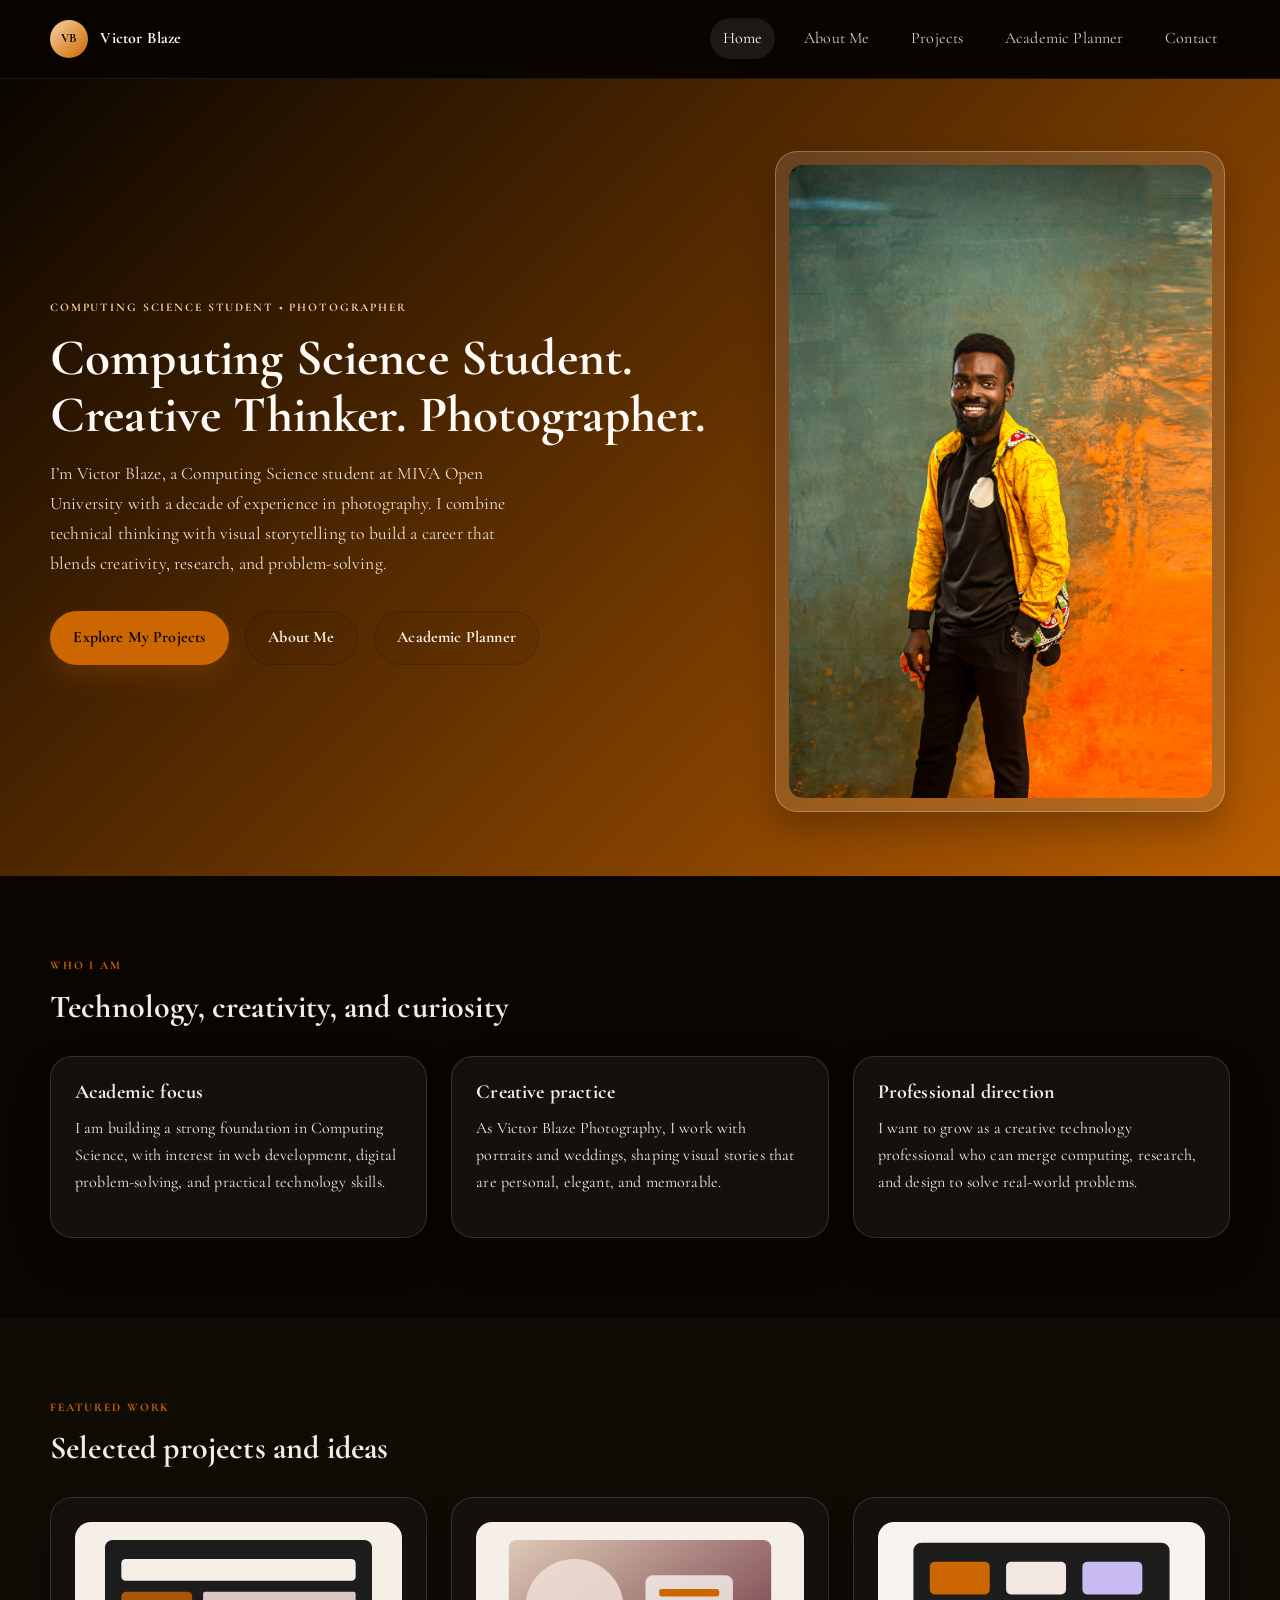
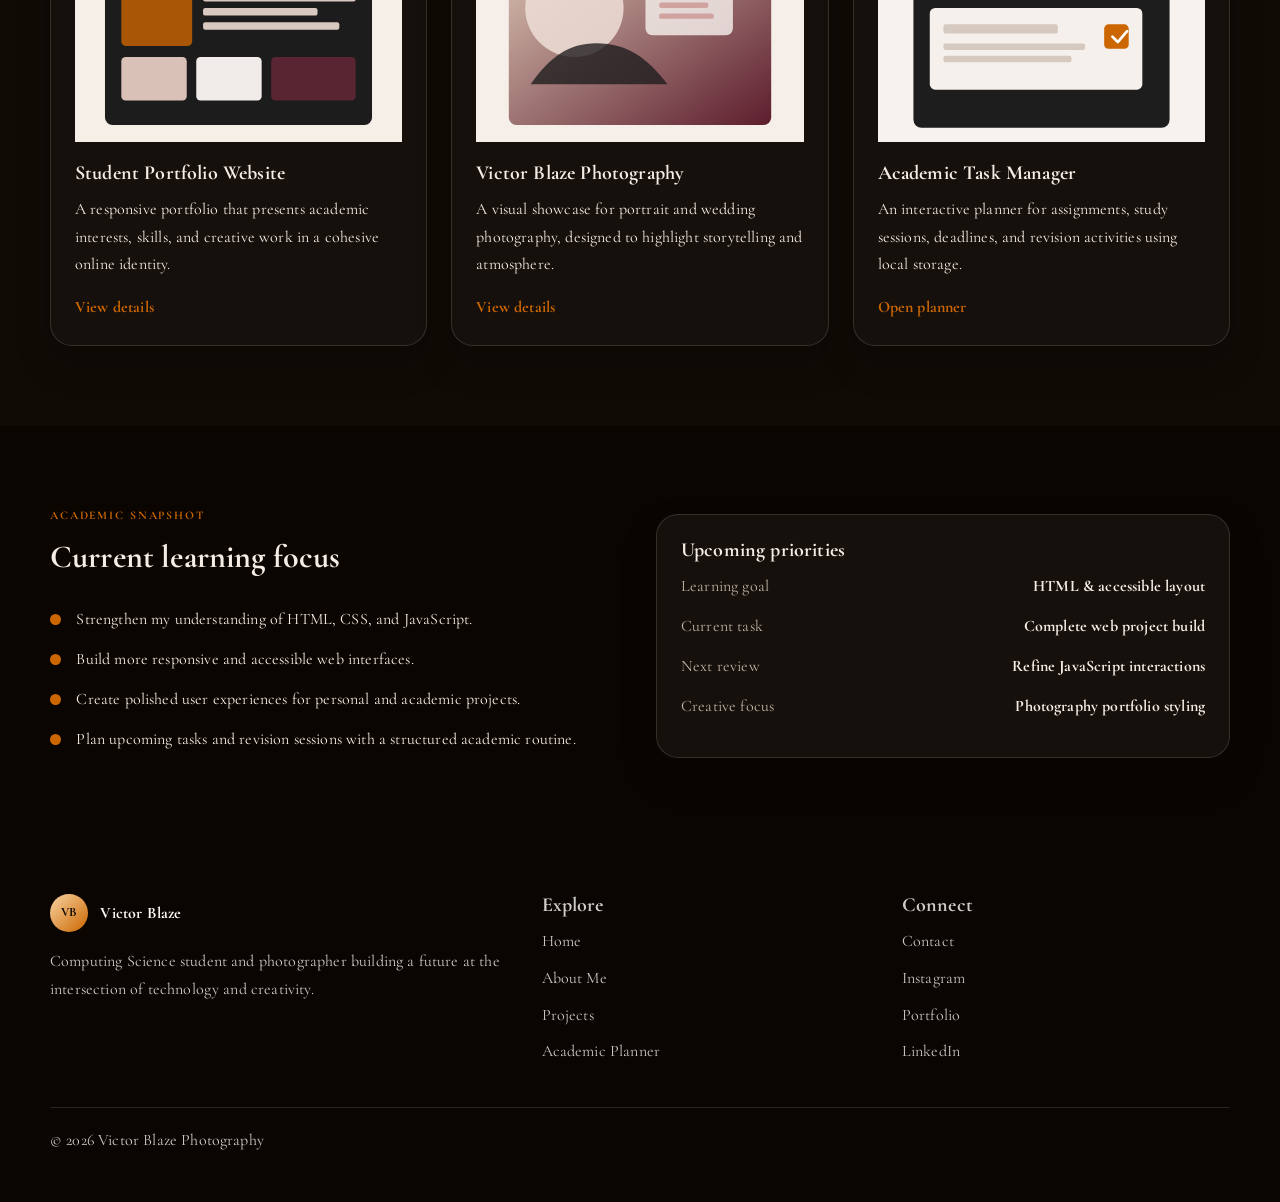
<file: index.html>
<!DOCTYPE html>
<html lang="en">
  <head>
    <meta charset="UTF-8" />
    <meta name="viewport" content="width=device-width, initial-scale=1.0" />
    <meta
      name="description"
      content="Victor Blaze is a Computing Science student and creative photographer blending technology, research, and visual storytelling."
    />
    <title>Victor Blaze | Home</title>
    <link rel="stylesheet" href="css/style.css" />
  </head>
  <body>
    <header class="site-header">
      <div class="container nav-wrap">
        <a class="brand" href="index.html" aria-label="Victor Blaze home page">
          <span class="brand-mark">VB</span>
          <span>Victor Blaze</span>
        </a>

        <button
          class="nav-toggle"
          type="button"
          aria-expanded="false"
          aria-controls="site-menu"
          aria-label="Toggle navigation menu"
        >
          <span></span>
          <span></span>
          <span></span>
        </button>

        <nav class="site-nav" id="site-menu" aria-label="Main navigation">
          <ul class="nav-menu">
            <li><a class="is-active" href="index.html">Home</a></li>
            <li><a href="about.html">About Me</a></li>
            <li><a href="projects.html">Projects</a></li>
            <li><a href="planner.html">Academic Planner</a></li>
            <li><a href="contact.html">Contact</a></li>
          </ul>
        </nav>
      </div>
    </header>

    <main>
      <section class="hero">
        <div class="container hero-grid">
          <div class="hero-copy">
            <p class="eyebrow">Computing Science Student • Photographer</p>
            <h1>Computing Science Student. Creative Thinker. Photographer.</h1>
            <p class="lead">
              I’m Victor Blaze, a Computing Science student at MIVA Open University with a
              decade of experience in photography. I combine technical thinking with visual
              storytelling to build a career that blends creativity, research, and problem-solving.
            </p>
            <div class="cta-group">
              <a class="button primary" href="projects.html">Explore My Projects</a>
              <a class="button secondary" href="about.html">About Me</a>
              <a class="button secondary" href="planner.html">Academic Planner</a>
            </div>
          </div>

          <div class="hero-visual" aria-label="Portrait placeholder illustration for Victor Blaze">
            <div class="portrait-card">
              <img src="assets/images/Me.jpg" alt="Portrait illustration of Victor Blaze" />
            </div>
          </div>
        </div>
      </section>

      <section class="section">
        <div class="container">
          <div class="section-heading">
            <p class="eyebrow">Who I am</p>
            <h2>Technology, creativity, and curiosity</h2>
          </div>

          <div class="three-column cards-grid">
            <article class="info-card">
              <h3>Academic focus</h3>
              <p>
                I am building a strong foundation in Computing Science, with interest in web
                development, digital problem-solving, and practical technology skills.
              </p>
            </article>
            <article class="info-card">
              <h3>Creative practice</h3>
              <p>
                As Victor Blaze Photography, I work with portraits and weddings, shaping visual
                stories that are personal, elegant, and memorable.
              </p>
            </article>
            <article class="info-card">
              <h3>Professional direction</h3>
              <p>
                I want to grow as a creative technology professional who can merge computing,
                research, and design to solve real-world problems.
              </p>
            </article>
          </div>
        </div>
      </section>

      <section class="section muted-section">
        <div class="container">
          <div class="section-heading">
            <p class="eyebrow">Featured work</p>
            <h2>Selected projects and ideas</h2>
          </div>

          <div class="three-column cards-grid project-grid">
            <article class="project-card">
              <img src="assets/images/project-portfolio.svg" alt="Student portfolio project preview" />
              <div class="project-body">
                <h3>Student Portfolio Website</h3>
                <p>
                  A responsive portfolio that presents academic interests, skills, and creative work in a cohesive online identity.
                </p>
                <a href="projects.html" class="text-link">View details</a>
              </div>
            </article>

            <article class="project-card">
              <img src="assets/images/project-photography.svg" alt="Photography portfolio project preview" />
              <div class="project-body">
                <h3>Victor Blaze Photography</h3>
                <p>
                  A visual showcase for portrait and wedding photography, designed to highlight storytelling and atmosphere.
                </p>
                <a href="projects.html" class="text-link">View details</a>
              </div>
            </article>

            <article class="project-card">
              <img src="assets/images/project-planner.svg" alt="Academic planner project preview" />
              <div class="project-body">
                <h3>Academic Task Manager</h3>
                <p>
                  An interactive planner for assignments, study sessions, deadlines, and revision activities using local storage.
                </p>
                <a href="planner.html" class="text-link">Open planner</a>
              </div>
            </article>
          </div>
        </div>
      </section>

      <section class="section">
        <div class="container snapshot-layout">
          <div>
            <div class="section-heading left-align">
              <p class="eyebrow">Academic snapshot</p>
              <h2>Current learning focus</h2>
            </div>
            <ul class="check-list">
              <li>Strengthen my understanding of HTML, CSS, and JavaScript.</li>
              <li>Build more responsive and accessible web interfaces.</li>
              <li>Create polished user experiences for personal and academic projects.</li>
              <li>Plan upcoming tasks and revision sessions with a structured academic routine.</li>
            </ul>
          </div>

          <aside class="panel-card summary-card">
            <h3>Upcoming priorities</h3>
            <ul class="mini-list">
              <li><span>Learning goal</span><strong>HTML & accessible layout</strong></li>
              <li><span>Current task</span><strong>Complete web project build</strong></li>
              <li><span>Next review</span><strong>Refine JavaScript interactions</strong></li>
              <li><span>Creative focus</span><strong>Photography portfolio styling</strong></li>
            </ul>
          </aside>
        </div>
      </section>
    </main>

    <footer class="site-footer">
      <div class="container footer-grid">
        <div>
          <a class="brand footer-brand" href="index.html">
            <span class="brand-mark">VB</span>
            <span>Victor Blaze</span>
          </a>
          <p>Computing Science student and photographer building a future at the intersection of technology and creativity.</p>
        </div>

        <div>
          <h3>Explore</h3>
          <ul class="footer-nav">
            <li><a href="index.html">Home</a></li>
            <li><a href="about.html">About Me</a></li>
            <li><a href="projects.html">Projects</a></li>
            <li><a href="planner.html">Academic Planner</a></li>
          </ul>
        </div>

        <div>
          <h3>Connect</h3>
          <ul class="footer-nav">
            <li><a href="contact.html">Contact</a></li>
            <li><a href="https://www.instagram.com" target="_blank" rel="noreferrer">Instagram</a></li>
            <li><a href="https://www.behance.net" target="_blank" rel="noreferrer">Portfolio</a></li>
            <li><a href="https://www.linkedin.com" target="_blank" rel="noreferrer">LinkedIn</a></li>
          </ul>
        </div>
      </div>
      <div class="container footer-bottom">
        <p>© <span data-year></span> Victor Blaze Photography</p>
      </div>
    </footer>

    <script src="js/main.js"></script>
  </body>
</html>
</file>
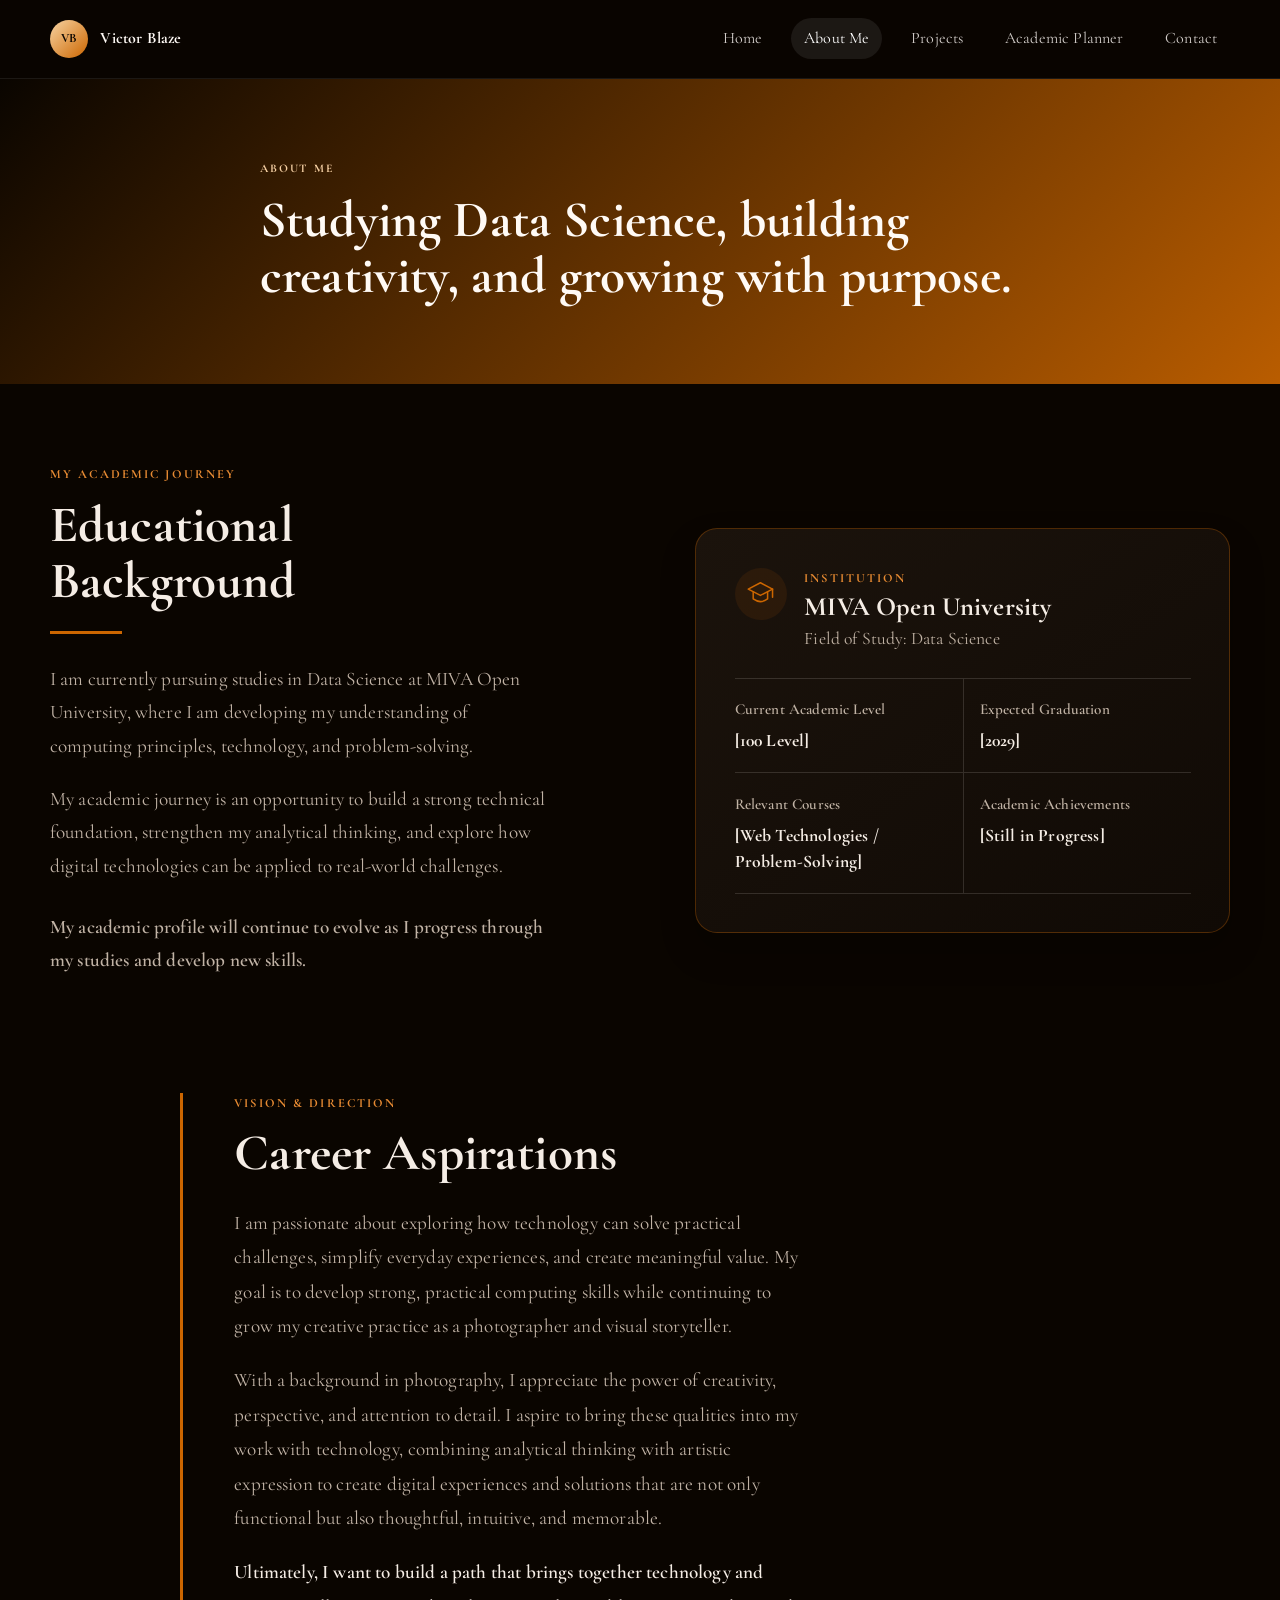
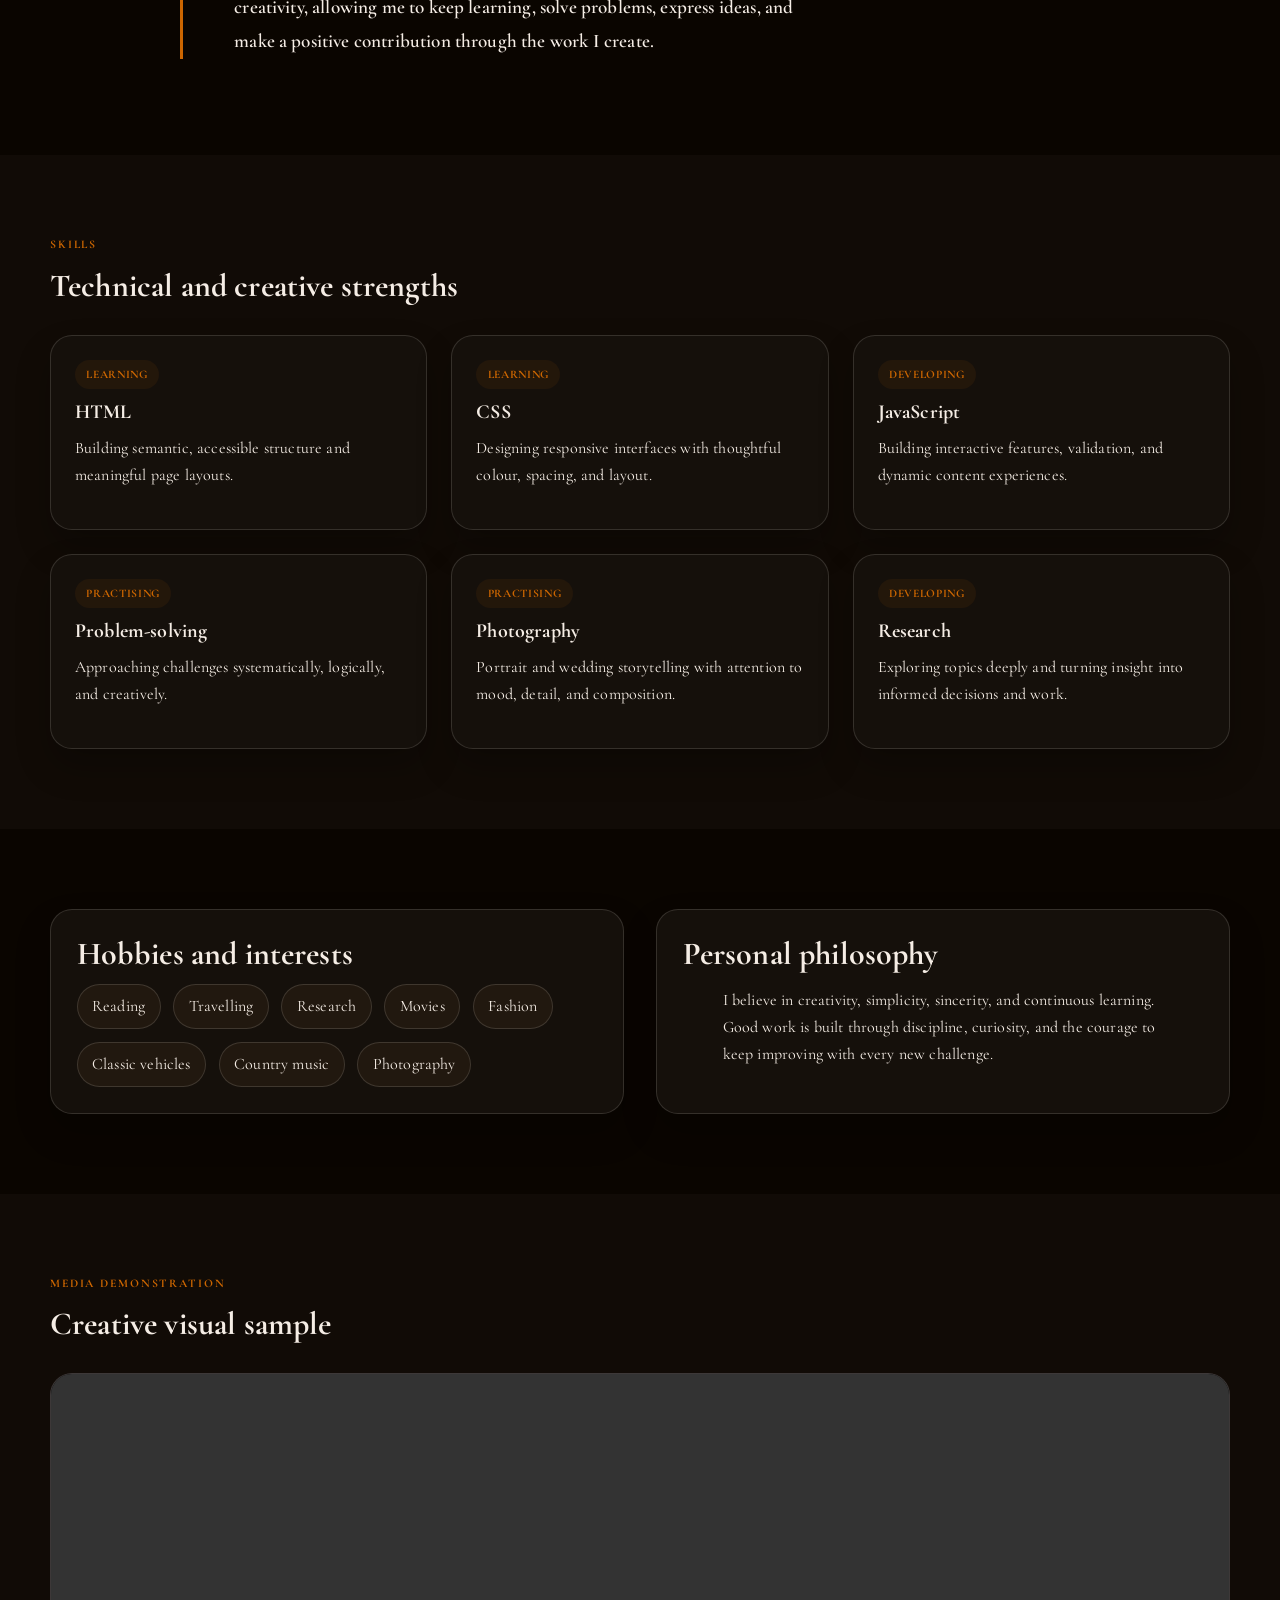
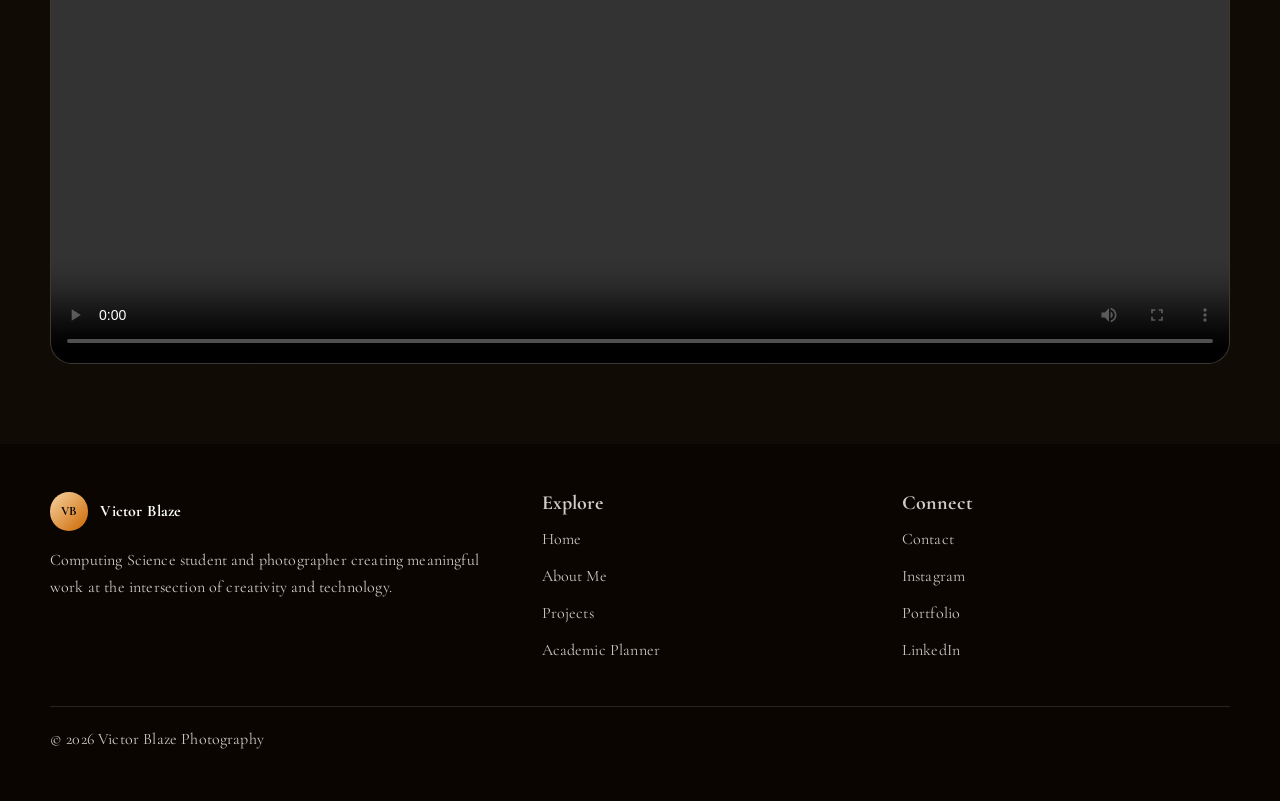
<file: about.html>
<!DOCTYPE html>
<html lang="en">
  <head>
    <meta charset="UTF-8" />
    <meta name="viewport" content="width=device-width, initial-scale=1.0" />
    <meta
      name="description"
      content="About Victor Blaze, a Data Science student at MIVA Open University and creative photographer with Victor Blaze Media."
    />
    <title>About Me | Victor Blaze</title>
    <link rel="stylesheet" href="css/style.css" />
  </head>
  <body>
    <header class="site-header">
      <div class="container nav-wrap">
        <a class="brand" href="index.html" aria-label="Victor Blaze home page">
          <span class="brand-mark">VB</span>
          <span>Victor Blaze</span>
        </a>

        <button
          class="nav-toggle"
          type="button"
          aria-expanded="false"
          aria-controls="site-menu"
          aria-label="Toggle navigation menu"
        >
          <span></span>
          <span></span>
          <span></span>
        </button>

        <nav class="site-nav" id="site-menu" aria-label="Main navigation">
          <ul class="nav-menu">
            <li><a href="index.html">Home</a></li>
            <li><a class="is-active" href="about.html">About Me</a></li>
            <li><a href="projects.html">Projects</a></li>
            <li><a href="planner.html">Academic Planner</a></li>
            <li><a href="contact.html">Contact</a></li>
          </ul>
        </nav>
      </div>
    </header>

    <main>
      <section class="page-hero small-hero">
        <div class="container narrow-content">
          <p class="eyebrow">About me</p>
          <h1>Studying Data Science, building creativity, and growing with purpose.</h1>
        </div>
      </section>

      <section class="section about-academic" aria-labelledby="education-heading">
        <div class="container about-academic-layout">
          <article class="about-academic-intro">
            <p class="about-eyebrow">MY ACADEMIC JOURNEY</p>
            <h2 id="education-heading">Educational Background</h2>
            <div class="about-accent-line" aria-hidden="true"></div>
            <p>
              I am currently pursuing studies in Data Science at MIVA Open University, where I am developing my understanding of computing principles, technology, and problem-solving.
            </p>
            <p>
              My academic journey is an opportunity to build a strong technical foundation, strengthen my analytical thinking, and explore how digital technologies can be applied to real-world challenges.
            </p>
            <p class="about-academic-closing">
              My academic profile will continue to evolve as I progress through my studies and develop new skills.
            </p>
          </article>

          <aside class="about-academic-card" aria-label="Academic profile">
            <div class="about-profile-heading">
              <span class="about-cap-icon" aria-hidden="true">
                <svg viewBox="0 0 32 32" focusable="false">
                  <path d="m2.5 11.2 13.5-7 13.5 7-13.5 7-13.5-7Z"></path>
                  <path d="M8 14.2v8c5 3.7 11 3.7 16 0v-8M29.5 11.2v9"></path>
                </svg>
              </span>
              <div>
                <p class="about-eyebrow">Institution</p>
                <h3>MIVA Open University</h3>
                <p class="about-profile-field"><span>Field of Study:</span> Data Science</p>
              </div>
            </div>
            <dl class="about-profile-details">
              <div>
                <dt>Current Academic Level</dt>
                <dd>[100 Level]</dd>
              </div>
              <div>
                <dt>Expected Graduation</dt>
                <dd>[2029]</dd>
              </div>
              <div>
                <dt>Relevant Courses</dt>
                <dd>[Web Technologies / Problem-Solving]</dd>
              </div>
              <div>
                <dt>Academic Achievements</dt>
                <dd>[Still in Progress]</dd>
              </div>
            </dl>
          </aside>
        </div>
      </section>

      <section class="section about-career" aria-labelledby="career-heading">
        <div class="container about-career-content">
          <p class="about-eyebrow">VISION &amp; DIRECTION</p>
          <h2 id="career-heading">Career Aspirations</h2>
          <div class="about-career-copy">
            <p>
              I am passionate about exploring how technology can solve practical challenges, simplify everyday experiences, and create meaningful value. My goal is to develop strong, practical computing skills while continuing to grow my creative practice as a photographer and visual storyteller.
            </p>
            <p>
              With a background in photography, I appreciate the power of creativity, perspective, and attention to detail. I aspire to bring these qualities into my work with technology, combining analytical thinking with artistic expression to create digital experiences and solutions that are not only functional but also thoughtful, intuitive, and memorable.
            </p>
            <p>
              Ultimately, I want to build a path that brings together technology and creativity, allowing me to keep learning, solve problems, express ideas, and make a positive contribution through the work I create.
            </p>
          </div>
        </div>
      </section>

      <section class="section muted-section">
        <div class="container">
          <div class="section-heading">
            <p class="eyebrow">Skills</p>
            <h2>Technical and creative strengths</h2>
          </div>

          <div class="skills-grid">
            <article class="skill-card">
              <p class="skill-tag">Learning</p>
              <h3>HTML</h3>
              <p>Building semantic, accessible structure and meaningful page layouts.</p>
            </article>
            <article class="skill-card">
              <p class="skill-tag">Learning</p>
              <h3>CSS</h3>
              <p>Designing responsive interfaces with thoughtful colour, spacing, and layout.</p>
            </article>
            <article class="skill-card">
              <p class="skill-tag">Developing</p>
              <h3>JavaScript</h3>
              <p>Building interactive features, validation, and dynamic content experiences.</p>
            </article>
            <article class="skill-card">
              <p class="skill-tag">Practising</p>
              <h3>Problem-solving</h3>
              <p>Approaching challenges systematically, logically, and creatively.</p>
            </article>
            <article class="skill-card">
              <p class="skill-tag">Practising</p>
              <h3>Photography</h3>
              <p>Portrait and wedding storytelling with attention to mood, detail, and composition.</p>
            </article>
            <article class="skill-card">
              <p class="skill-tag">Developing</p>
              <h3>Research</h3>
              <p>Exploring topics deeply and turning insight into informed decisions and work.</p>
            </article>
          </div>
        </div>
      </section>

      <section class="section">
        <div class="container two-column-layout">
          <article class="panel-card">
            <h2>Hobbies and interests</h2>
            <ul class="tag-list">
              <li>Reading</li>
              <li>Travelling</li>
              <li>Research</li>
              <li>Movies</li>
              <li>Fashion</li>
              <li>Classic vehicles</li>
              <li>Country music</li>
              <li>Photography</li>
            </ul>
          </article>

          <article class="panel-card">
            <h2>Personal philosophy</h2>
            <blockquote>
              I believe in creativity, simplicity, sincerity, and continuous learning. Good work is built through discipline,
              curiosity, and the courage to keep improving with every new challenge.
            </blockquote>
          </article>
        </div>
      </section>

      <section class="section muted-section">
        <div class="container">
          <div class="section-heading">
            <p class="eyebrow">Media demonstration</p>
            <h2>Creative visual sample</h2>
          </div>

          <div class="media-box">
            <video controls preload="metadata" playsinline aria-label="A short photography demonstration video">
              <source src="https://cdn.coverr.co/videos/coverr-photographer-1567758501110/1080p.mp4" type="video/mp4" />
              Your browser does not support the video tag.
            </video>
          </div>
        </div>
      </section>
    </main>

    <footer class="site-footer">
      <div class="container footer-grid">
        <div>
          <a class="brand footer-brand" href="index.html">
            <span class="brand-mark">VB</span>
            <span>Victor Blaze</span>
          </a>
          <p>Computing Science student and photographer creating meaningful work at the intersection of creativity and technology.</p>
        </div>

        <div>
          <h3>Explore</h3>
          <ul class="footer-nav">
            <li><a href="index.html">Home</a></li>
            <li><a href="about.html">About Me</a></li>
            <li><a href="projects.html">Projects</a></li>
            <li><a href="planner.html">Academic Planner</a></li>
          </ul>
        </div>

        <div>
          <h3>Connect</h3>
          <ul class="footer-nav">
            <li><a href="contact.html">Contact</a></li>
            <li><a href="https://www.instagram.com" target="_blank" rel="noreferrer">Instagram</a></li>
            <li><a href="https://www.behance.net" target="_blank" rel="noreferrer">Portfolio</a></li>
            <li><a href="https://www.linkedin.com" target="_blank" rel="noreferrer">LinkedIn</a></li>
          </ul>
        </div>
      </div>
      <div class="container footer-bottom">
        <p>© <span data-year></span> Victor Blaze Photography</p>
      </div>
    </footer>

    <script src="js/main.js"></script>
  </body>
</html>
</file>
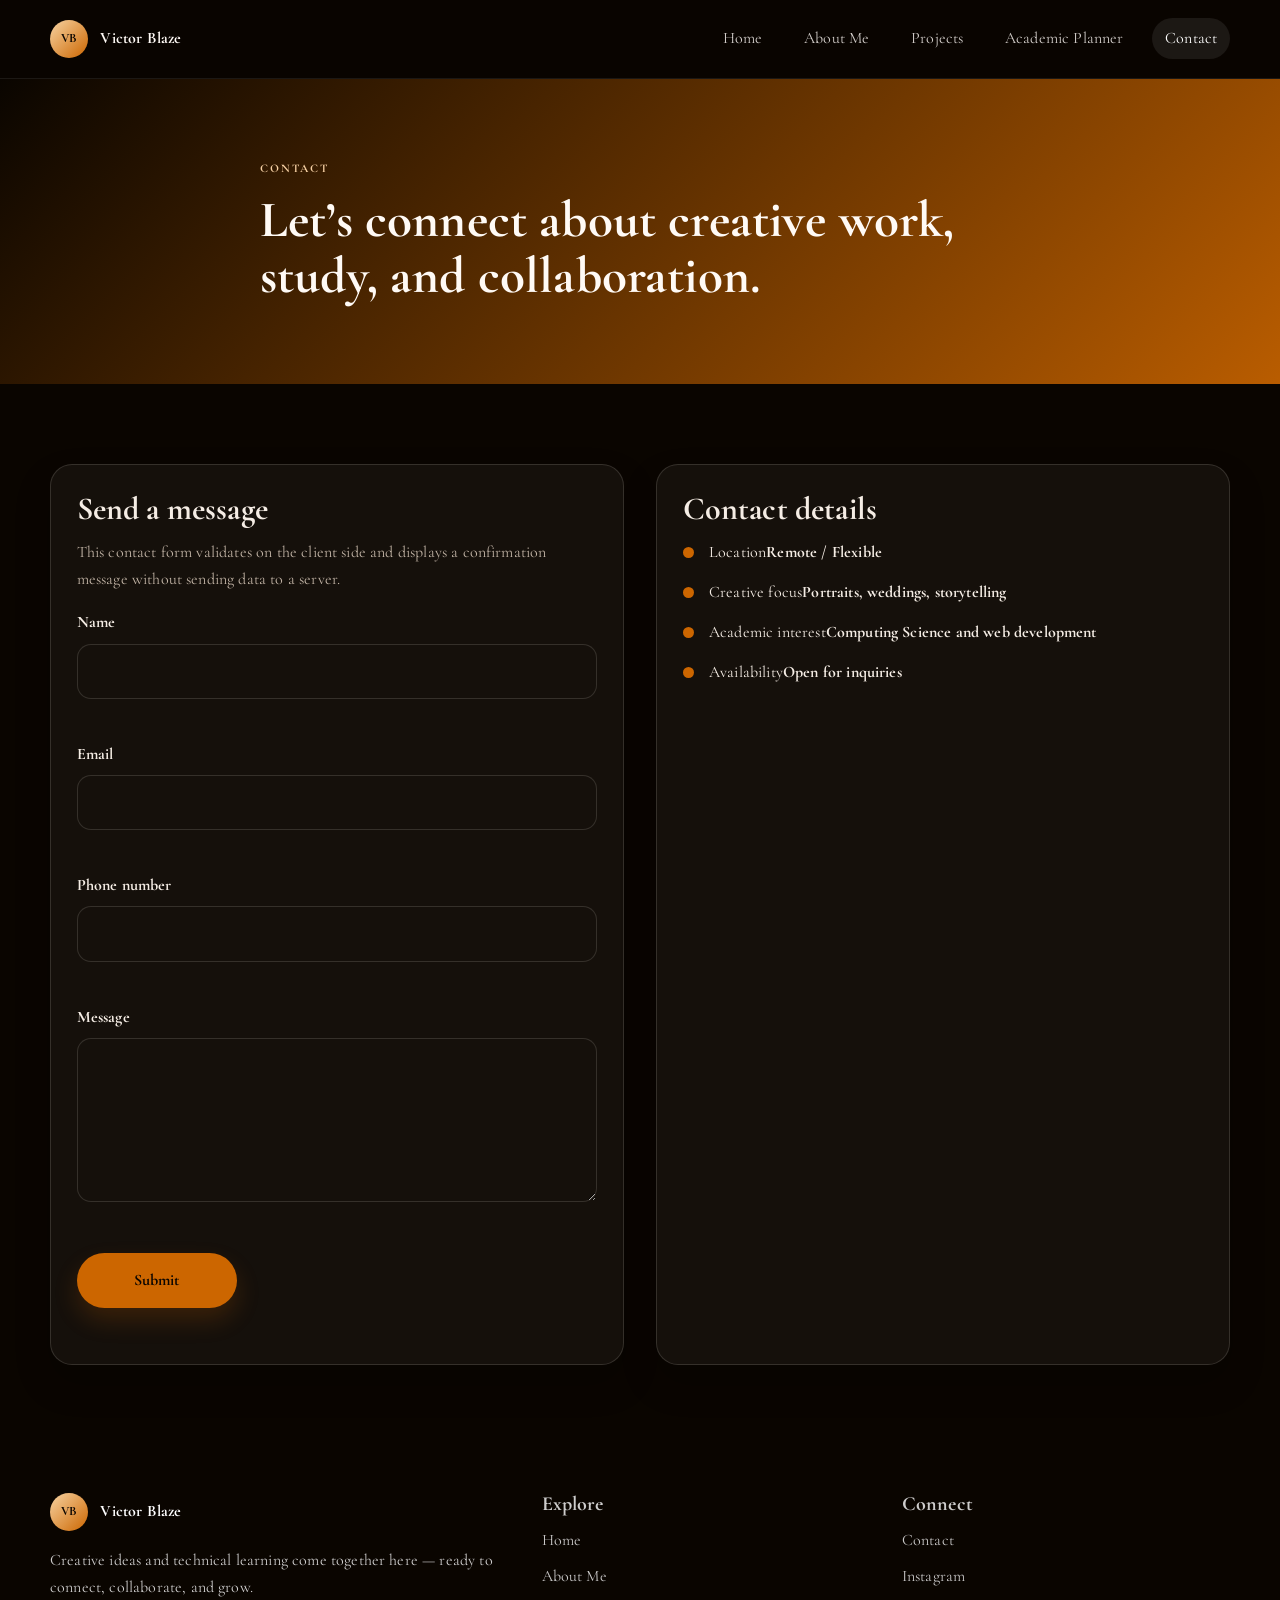
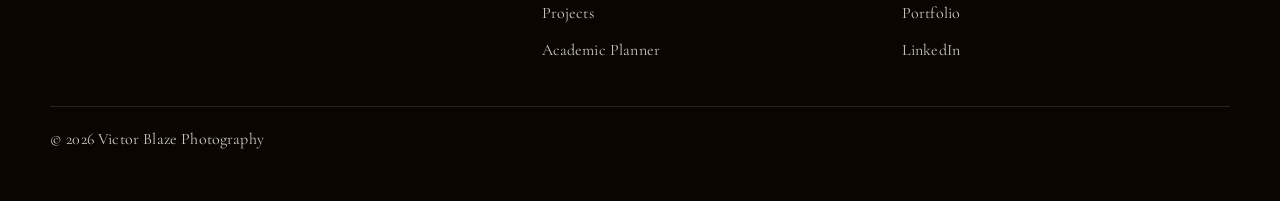
<file: contact.html>
<!DOCTYPE html>
<html lang="en">
  <head>
    <meta charset="UTF-8" />
    <meta name="viewport" content="width=device-width, initial-scale=1.0" />
    <meta
      name="description"
      content="Contact Victor Blaze using a simple client-side validation form."
    />
    <title>Contact | Victor Blaze</title>
    <link rel="stylesheet" href="css/style.css" />
  </head>
  <body>
    <header class="site-header">
      <div class="container nav-wrap">
        <a class="brand" href="index.html" aria-label="Victor Blaze home page">
          <span class="brand-mark">VB</span>
          <span>Victor Blaze</span>
        </a>

        <button
          class="nav-toggle"
          type="button"
          aria-expanded="false"
          aria-controls="site-menu"
          aria-label="Toggle navigation menu"
        >
          <span></span>
          <span></span>
          <span></span>
        </button>

        <nav class="site-nav" id="site-menu" aria-label="Main navigation">
          <ul class="nav-menu">
            <li><a href="index.html">Home</a></li>
            <li><a href="about.html">About Me</a></li>
            <li><a href="projects.html">Projects</a></li>
            <li><a href="planner.html">Academic Planner</a></li>
            <li><a class="is-active" href="contact.html">Contact</a></li>
          </ul>
        </nav>
      </div>
    </header>

    <main>
      <section class="page-hero small-hero">
        <div class="container narrow-content">
          <p class="eyebrow">Contact</p>
          <h1>Let’s connect about creative work, study, and collaboration.</h1>
        </div>
      </section>

      <section class="section">
        <div class="container contact-layout">
          <div class="panel-card contact-panel">
            <h2>Send a message</h2>
            <p class="small-text">
              This contact form validates on the client side and displays a confirmation message without sending data to a server.
            </p>

            <form id="contact-form" class="contact-form" novalidate>
              <div class="form-group">
                <label for="name">Name</label>
                <input id="name" name="name" type="text" aria-describedby="name-error" />
                <p class="error-message" id="name-error" aria-live="polite"></p>
              </div>

              <div class="form-group">
                <label for="email">Email</label>
                <input id="email" name="email" type="email" aria-describedby="email-error" />
                <p class="error-message" id="email-error" aria-live="polite"></p>
              </div>

              <div class="form-group">
                <label for="phone">Phone number</label>
                <input id="phone" name="phone" type="tel" aria-describedby="phone-error" />
                <p class="error-message" id="phone-error" aria-live="polite"></p>
              </div>

              <div class="form-group">
                <label for="message">Message</label>
                <textarea id="message" name="message" rows="5" aria-describedby="message-error"></textarea>
                <p class="error-message" id="message-error" aria-live="polite"></p>
              </div>

              <button class="button primary" type="submit">Submit</button>
              <p id="contact-success" class="success-message" aria-live="polite"></p>
            </form>
          </div>

          <aside class="panel-card info-panel">
            <h2>Contact details</h2>
            <ul class="detail-list">
              <li><span>Location</span><strong>Remote / Flexible</strong></li>
              <li><span>Creative focus</span><strong>Portraits, weddings, storytelling</strong></li>
              <li><span>Academic interest</span><strong>Computing Science and web development</strong></li>
              <li><span>Availability</span><strong>Open for inquiries</strong></li>
            </ul>
          </aside>
        </div>
      </section>
    </main>

    <footer class="site-footer">
      <div class="container footer-grid">
        <div>
          <a class="brand footer-brand" href="index.html">
            <span class="brand-mark">VB</span>
            <span>Victor Blaze</span>
          </a>
          <p>Creative ideas and technical learning come together here — ready to connect, collaborate, and grow.</p>
        </div>

        <div>
          <h3>Explore</h3>
          <ul class="footer-nav">
            <li><a href="index.html">Home</a></li>
            <li><a href="about.html">About Me</a></li>
            <li><a href="projects.html">Projects</a></li>
            <li><a href="planner.html">Academic Planner</a></li>
          </ul>
        </div>

        <div>
          <h3>Connect</h3>
          <ul class="footer-nav">
            <li><a href="contact.html">Contact</a></li>
            <li><a href="https://www.instagram.com" target="_blank" rel="noreferrer">Instagram</a></li>
            <li><a href="https://www.behance.net" target="_blank" rel="noreferrer">Portfolio</a></li>
            <li><a href="https://www.linkedin.com" target="_blank" rel="noreferrer">LinkedIn</a></li>
          </ul>
        </div>
      </div>
      <div class="container footer-bottom">
        <p>© <span data-year></span> Victor Blaze Photography</p>
      </div>
    </footer>

    <script src="js/main.js"></script>
    <script src="js/contact.js"></script>
  </body>
</html>
</file>
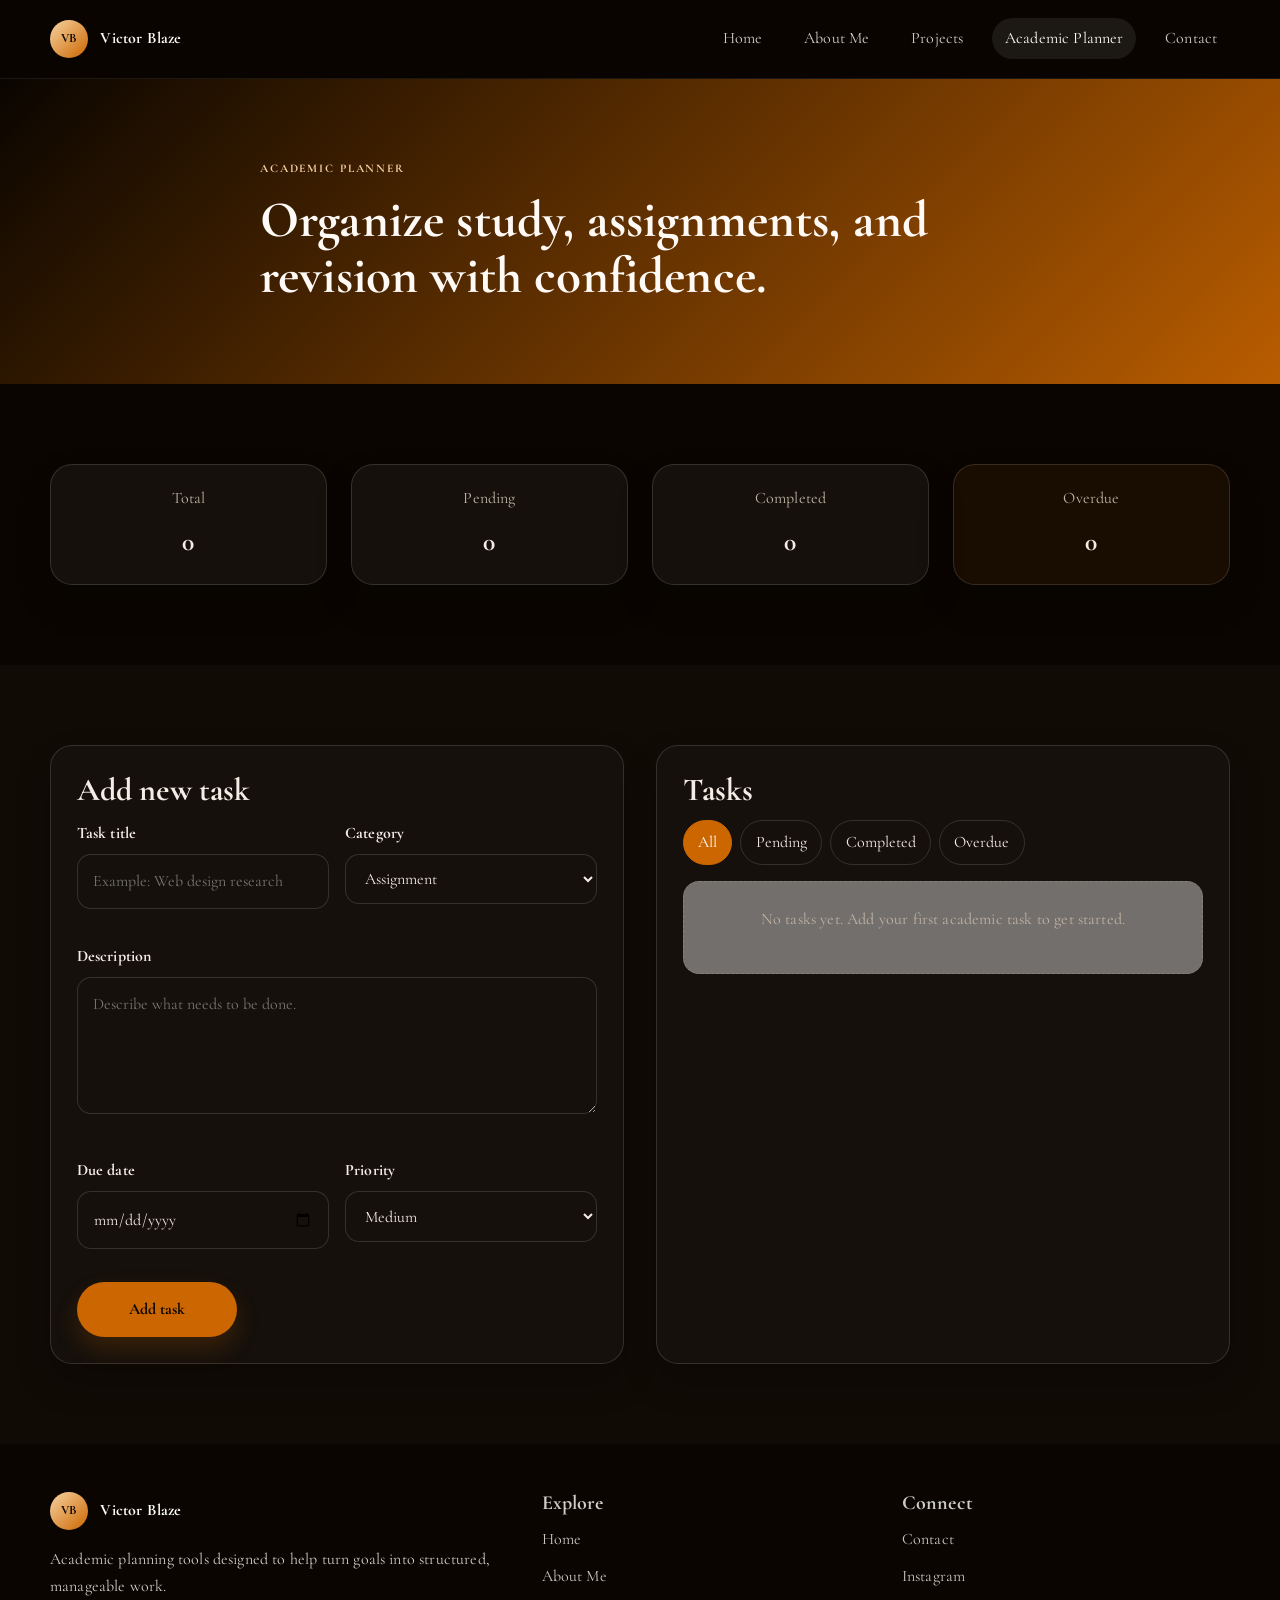
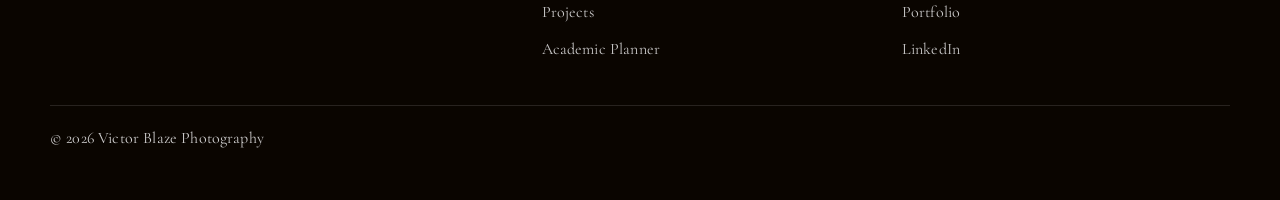
<file: planner.html>
<!DOCTYPE html>
<html lang="en">
  <head>
    <meta charset="UTF-8" />
    <meta name="viewport" content="width=device-width, initial-scale=1.0" />
    <meta
      name="description"
      content="Academic planner for Victor Blaze with task creation, filtering, and localStorage persistence."
    />
    <title>Academic Planner | Victor Blaze</title>
    <link rel="stylesheet" href="css/style.css" />
  </head>
  <body>
    <header class="site-header">
      <div class="container nav-wrap">
        <a class="brand" href="index.html" aria-label="Victor Blaze home page">
          <span class="brand-mark">VB</span>
          <span>Victor Blaze</span>
        </a>

        <button
          class="nav-toggle"
          type="button"
          aria-expanded="false"
          aria-controls="site-menu"
          aria-label="Toggle navigation menu"
        >
          <span></span>
          <span></span>
          <span></span>
        </button>

        <nav class="site-nav" id="site-menu" aria-label="Main navigation">
          <ul class="nav-menu">
            <li><a href="index.html">Home</a></li>
            <li><a href="about.html">About Me</a></li>
            <li><a href="projects.html">Projects</a></li>
            <li><a class="is-active" href="planner.html">Academic Planner</a></li>
            <li><a href="contact.html">Contact</a></li>
          </ul>
        </nav>
      </div>
    </header>

    <main>
      <section class="page-hero small-hero">
        <div class="container narrow-content">
          <p class="eyebrow">Academic Planner</p>
          <h1>Organize study, assignments, and revision with confidence.</h1>
        </div>
      </section>

      <section class="section">
        <div class="container">
          <div class="summary-grid" aria-label="Task summaries">
            <article class="stat-card">
              <span>Total</span>
              <strong id="total-count">0</strong>
            </article>
            <article class="stat-card">
              <span>Pending</span>
              <strong id="pending-count">0</strong>
            </article>
            <article class="stat-card">
              <span>Completed</span>
              <strong id="completed-count">0</strong>
            </article>
            <article class="stat-card warning">
              <span>Overdue</span>
              <strong id="overdue-count">0</strong>
            </article>
          </div>
        </div>
      </section>

      <section class="section muted-section">
        <div class="container planner-layout">
          <div class="panel-card task-panel">
            <h2>Add new task</h2>

            <form id="task-form" novalidate>
              <div class="form-grid">
                <div class="form-group">
                  <label for="task-title">Task title</label>
                  <input id="task-title" name="title" type="text" placeholder="Example: Web design research" required />
                </div>

                <div class="form-group">
                  <label for="task-category">Category</label>
                  <select id="task-category" name="category" required>
                    <option value="Assignment">Assignment</option>
                    <option value="Lecture">Lecture</option>
                    <option value="Study">Study</option>
                    <option value="Examination">Examination</option>
                    <option value="Other">Other</option>
                  </select>
                </div>

                <div class="form-group full-width">
                  <label for="task-description">Description</label>
                  <textarea id="task-description" name="description" rows="4" placeholder="Describe what needs to be done." required></textarea>
                </div>

                <div class="form-group">
                  <label for="task-date">Due date</label>
                  <input id="task-date" name="dueDate" type="date" />
                </div>

                <div class="form-group">
                  <label for="task-priority">Priority</label>
                  <select id="task-priority" name="priority" required>
                    <option value="High">High</option>
                    <option value="Medium" selected>Medium</option>
                    <option value="Low">Low</option>
                  </select>
                </div>
              </div>

              <div class="form-actions">
                <button class="button primary" type="submit">Add task</button>
                <p id="task-message" class="form-message" aria-live="polite"></p>
              </div>
            </form>
          </div>

          <div class="panel-card task-panel">
            <h2>Tasks</h2>

            <div class="task-toolbar" aria-label="Task filters and sorting">
              <div class="filter-group" role="tablist" aria-label="Task filters">
                <button class="filter-button is-selected" type="button" data-filter="all">All</button>
                <button class="filter-button" type="button" data-filter="pending">Pending</button>
                <button class="filter-button" type="button" data-filter="completed">Completed</button>
                <button class="filter-button" type="button" data-filter="overdue">Overdue</button>
              </div>
            </div>

            <div id="task-list" class="task-list" aria-live="polite"></div>
            <div id="empty-state" class="empty-state hidden" aria-live="polite">
              <p>No tasks yet. Add your first academic task to get started.</p>
            </div>
          </div>
        </div>
      </section>
    </main>

    <footer class="site-footer">
      <div class="container footer-grid">
        <div>
          <a class="brand footer-brand" href="index.html">
            <span class="brand-mark">VB</span>
            <span>Victor Blaze</span>
          </a>
          <p>Academic planning tools designed to help turn goals into structured, manageable work.</p>
        </div>

        <div>
          <h3>Explore</h3>
          <ul class="footer-nav">
            <li><a href="index.html">Home</a></li>
            <li><a href="about.html">About Me</a></li>
            <li><a href="projects.html">Projects</a></li>
            <li><a href="planner.html">Academic Planner</a></li>
          </ul>
        </div>

        <div>
          <h3>Connect</h3>
          <ul class="footer-nav">
            <li><a href="contact.html">Contact</a></li>
            <li><a href="https://www.instagram.com" target="_blank" rel="noreferrer">Instagram</a></li>
            <li><a href="https://www.behance.net" target="_blank" rel="noreferrer">Portfolio</a></li>
            <li><a href="https://www.linkedin.com" target="_blank" rel="noreferrer">LinkedIn</a></li>
          </ul>
        </div>
      </div>
      <div class="container footer-bottom">
        <p>© <span data-year></span> Victor Blaze Photography</p>
      </div>
    </footer>

    <script src="js/main.js"></script>
    <script src="js/planner.js"></script>
  </body>
</html>
</file>
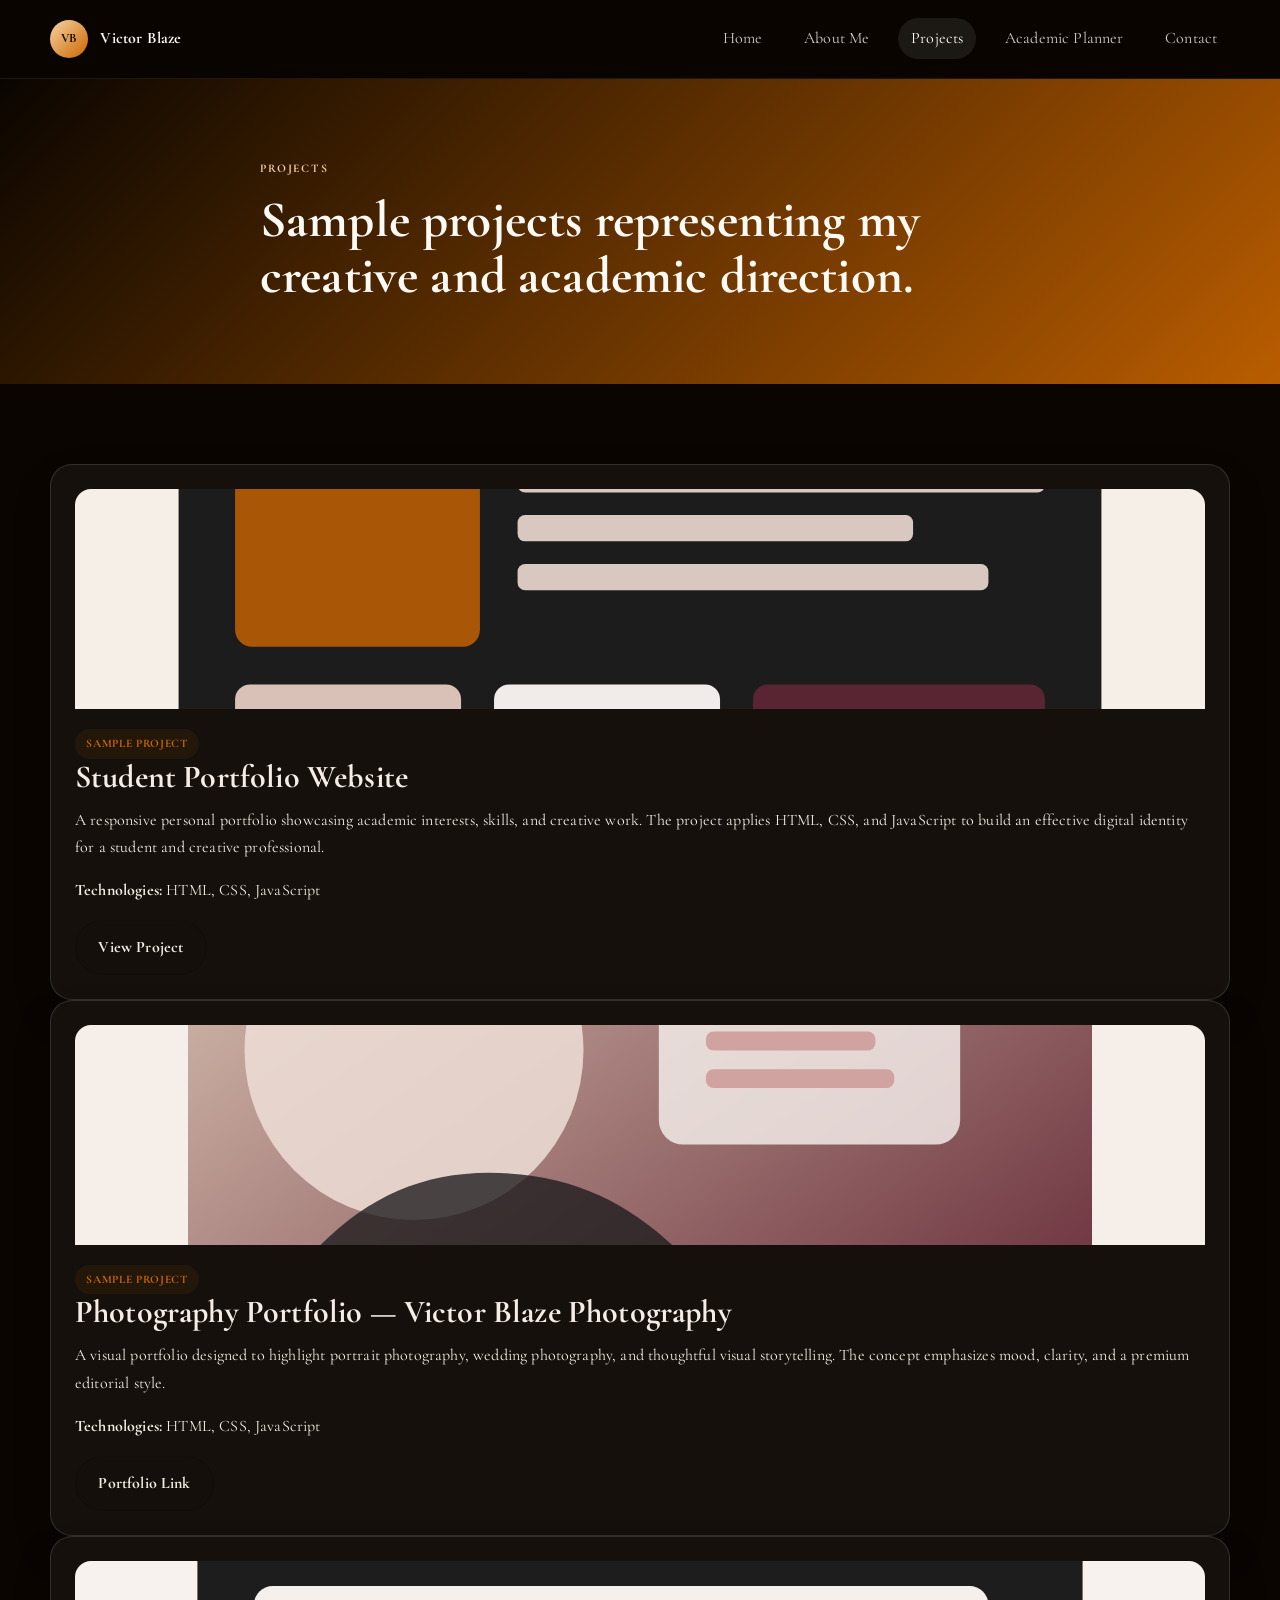
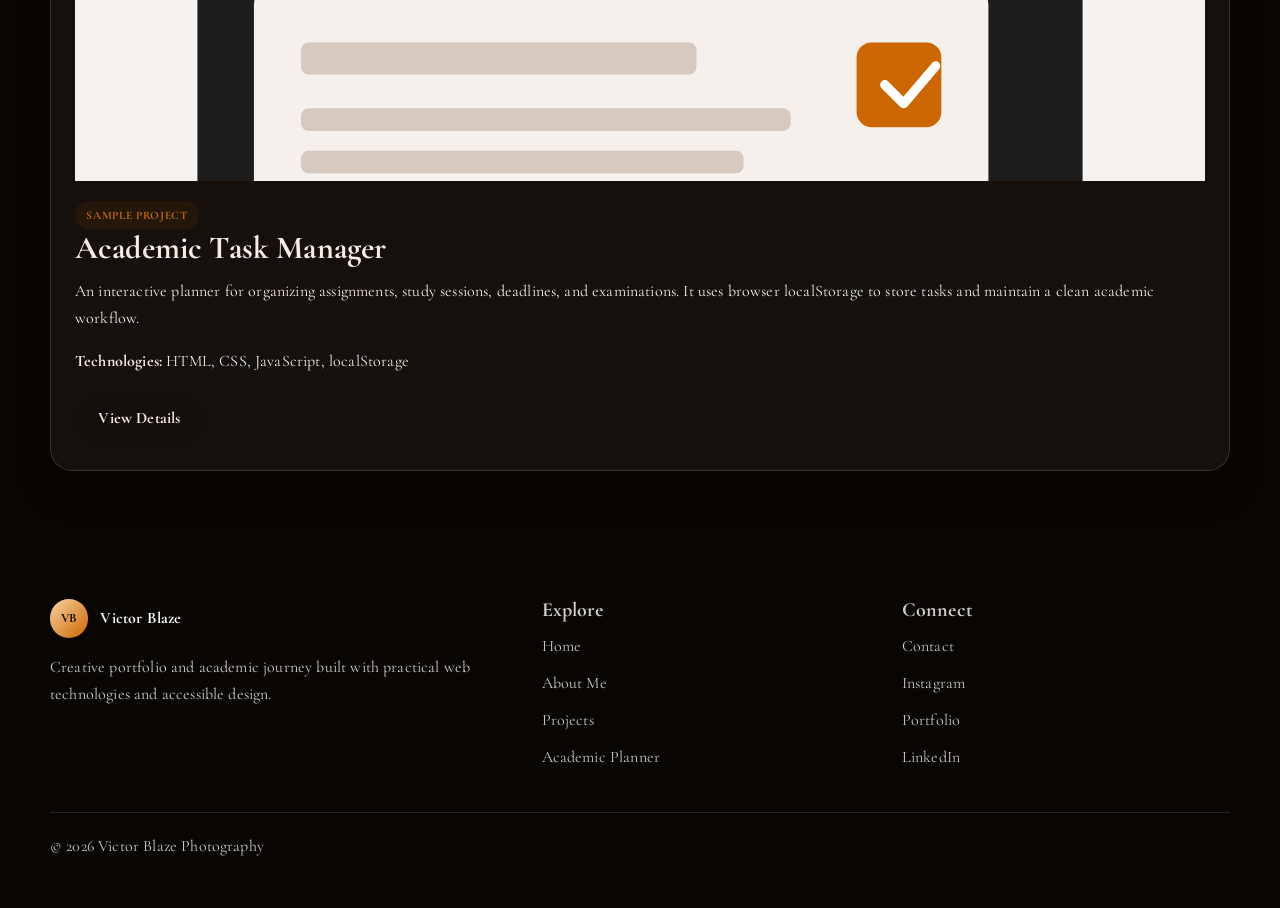
<file: projects.html>
<!DOCTYPE html>
<html lang="en">
  <head>
    <meta charset="UTF-8" />
    <meta name="viewport" content="width=device-width, initial-scale=1.0" />
    <meta
      name="description"
      content="Project showcase for Victor Blaze, including a student portfolio, photography portfolio, and academic planner."
    />
    <title>Projects | Victor Blaze</title>
    <link rel="stylesheet" href="css/style.css" />
  </head>
  <body>
    <header class="site-header">
      <div class="container nav-wrap">
        <a class="brand" href="index.html" aria-label="Victor Blaze home page">
          <span class="brand-mark">VB</span>
          <span>Victor Blaze</span>
        </a>

        <button
          class="nav-toggle"
          type="button"
          aria-expanded="false"
          aria-controls="site-menu"
          aria-label="Toggle navigation menu"
        >
          <span></span>
          <span></span>
          <span></span>
        </button>

        <nav class="site-nav" id="site-menu" aria-label="Main navigation">
          <ul class="nav-menu">
            <li><a href="index.html">Home</a></li>
            <li><a href="about.html">About Me</a></li>
            <li><a class="is-active" href="projects.html">Projects</a></li>
            <li><a href="planner.html">Academic Planner</a></li>
            <li><a href="contact.html">Contact</a></li>
          </ul>
        </nav>
      </div>
    </header>

    <main>
      <section class="page-hero small-hero">
        <div class="container narrow-content">
          <p class="eyebrow">Projects</p>
          <h1>Sample projects representing my creative and academic direction.</h1>
        </div>
      </section>

      <section class="section">
        <div class="container project-showcase">
          <article class="project-card large-project">
            <img src="assets/images/project-portfolio.svg" alt="Portfolio website project preview" />
            <div class="project-body">
              <span class="project-tag">Sample project</span>
              <h2>Student Portfolio Website</h2>
              <p>
                A responsive personal portfolio showcasing academic interests, skills, and creative work. The project applies HTML,
                CSS, and JavaScript to build an effective digital identity for a student and creative professional.
              </p>
              <p><strong>Technologies:</strong> HTML, CSS, JavaScript</p>
              <a class="button secondary" href="index.html">View Project</a>
            </div>
          </article>

          <article class="project-card large-project">
            <img src="assets/images/project-photography.svg" alt="Photography portfolio project preview" />
            <div class="project-body">
              <span class="project-tag">Sample project</span>
              <h2>Photography Portfolio — Victor Blaze Photography</h2>
              <p>
                A visual portfolio designed to highlight portrait photography, wedding photography, and thoughtful visual storytelling.
                The concept emphasizes mood, clarity, and a premium editorial style.
              </p>
              <p><strong>Technologies:</strong> HTML, CSS, JavaScript</p>
              <a class="button secondary" href="https://victorblazephotography.mypixieset.com/" target="_blank" rel="noreferrer">Portfolio Link</a>
            </div>
          </article>

          <article class="project-card large-project">
            <img src="assets/images/project-planner.svg" alt="Academic task manager project preview" />
            <div class="project-body">
              <span class="project-tag">Sample project</span>
              <h2>Academic Task Manager</h2>
              <p>
                An interactive planner for organizing assignments, study sessions, deadlines, and examinations. It uses browser localStorage
                to store tasks and maintain a clean academic workflow.
              </p>
              <p><strong>Technologies:</strong> HTML, CSS, JavaScript, localStorage</p>
              <a class="button secondary" href="planner.html">View Details</a>
            </div>
          </article>
        </div>
      </section>
    </main>

    <footer class="site-footer">
      <div class="container footer-grid">
        <div>
          <a class="brand footer-brand" href="index.html">
            <span class="brand-mark">VB</span>
            <span>Victor Blaze</span>
          </a>
          <p>Creative portfolio and academic journey built with practical web technologies and accessible design.</p>
        </div>

        <div>
          <h3>Explore</h3>
          <ul class="footer-nav">
            <li><a href="index.html">Home</a></li>
            <li><a href="about.html">About Me</a></li>
            <li><a href="projects.html">Projects</a></li>
            <li><a href="planner.html">Academic Planner</a></li>
          </ul>
        </div>

        <div>
          <h3>Connect</h3>
          <ul class="footer-nav">
            <li><a href="contact.html">Contact</a></li>
            <li><a href="https://www.instagram.com" target="_blank" rel="noreferrer">Instagram</a></li>
            <li><a href="https://www.behance.net" target="_blank" rel="noreferrer">Portfolio</a></li>
            <li><a href="https://www.linkedin.com" target="_blank" rel="noreferrer">LinkedIn</a></li>
          </ul>
        </div>
      </div>
      <div class="container footer-bottom">
        <p>© <span data-year></span> Victor Blaze Photography</p>
      </div>
    </footer>

    <script src="js/main.js"></script>
  </body>
</html>
</file>
<file: css/style.css>
@import url('https://fonts.googleapis.com/css2?family=Cormorant+Garamond:wght@400;500;600;700&display=swap');

:root {
  --brand-main: #cc6600;
  --brand-main-deep: #a24d00;
  --brand-secondary: #0a0500;
  --brand-secondary-soft: #1d130d;
  --bg: #0a0500;
  --panel: #15100b;
  --panel-alt: #21180f;
  --text: #f5ede5;
  --muted: #c1b3a5;
  --line: rgba(245, 237, 229, 0.14);
  --shadow: 0 18px 35px rgba(0, 0, 0, 0.24);
  --radius: 22px;
  --max-width: 1180px;
}

* {
  box-sizing: border-box;
}

html {
  scroll-behavior: smooth;
}

body {
  margin: 0;
  font-family: "Cormorant Garamond", Georgia, "Times New Roman", serif;
  background: var(--bg);
  color: var(--text);
  line-height: 1.7;
  letter-spacing: 0.01em;
}

a {
  color: inherit;
  text-decoration: none;
}

img,
video {
  max-width: 100%;
  display: block;
}

button,
input,
select,
textarea {
  font: inherit;
  font-family: "Cormorant Garamond", Georgia, "Times New Roman", serif;
}

button {
  cursor: pointer;
}

.container {
  width: min(var(--max-width), calc(100% - 2rem));
  margin: 0 auto;
}

.section {
  padding: 5rem 0;
}

.muted-section {
  background: #110b06;
}

.page-hero,
.hero {
  background: linear-gradient(135deg, rgba(10, 5, 0, 0.98), rgba(204, 102, 0, 0.9));
  color: #fffaf5;
}

.page-hero {
  padding: 5rem 0 4rem;
}

.hero {
  padding: 4.5rem 0 4rem;
}

.hero-grid,
.snapshot-layout,
.two-column-layout,
.contact-layout,
.planner-layout {
  display: grid;
  gap: 2rem;
}

.hero-grid {
  grid-template-columns: 1.2fr 0.8fr;
  align-items: center;
}

.snapshot-layout,
.two-column-layout,
.contact-layout,
.planner-layout {
  grid-template-columns: repeat(2, minmax(0, 1fr));
}

.narrow-content {
  max-width: 760px;
}

.about-academic-layout {
  display: grid;
  grid-template-columns: minmax(0, 1fr) minmax(360px, 0.92fr);
  align-items: center;
  gap: clamp(2rem, 5vw, 5rem);
}

.about-academic-intro {
  max-width: 62ch;
}

.about-academic-intro h2,
.about-career h2 {
  font-size: clamp(2.4rem, 4vw, 3.6rem);
  margin-bottom: 1.1rem;
}

.about-eyebrow {
  margin: 0 0 0.7rem;
  color: #e68a32;
  font-size: 0.78rem;
  font-weight: 700;
  letter-spacing: 0.17em;
  text-transform: uppercase;
}

.about-accent-line {
  width: 4.5rem;
  height: 3px;
  margin: 1.35rem 0 1.8rem;
  background: var(--brand-main);
}

.about-academic-intro > p:not(.about-eyebrow) {
  color: var(--muted);
  font-size: 1.2rem;
  line-height: 1.75;
}

.about-academic-intro .about-academic-closing {
  margin-top: 1.7rem;
  color: var(--text);
  font-weight: 600;
}

.about-academic-card {
  padding: clamp(1.5rem, 3vw, 2.4rem);
  background: linear-gradient(145deg, #1b130c, #100a05);
  border: 1px solid rgba(204, 102, 0, 0.32);
  border-radius: var(--radius);
  box-shadow: var(--shadow);
}

.about-profile-heading {
  display: flex;
  align-items: flex-start;
  gap: 1.1rem;
  padding-bottom: 1.5rem;
  border-bottom: 1px solid var(--line);
}

.about-cap-icon {
  display: inline-flex;
  flex: 0 0 3.25rem;
  width: 3.25rem;
  height: 3.25rem;
  align-items: center;
  justify-content: center;
  color: var(--brand-main);
  background: rgba(204, 102, 0, 0.1);
  border-radius: 50%;
}

.about-cap-icon svg {
  width: 1.8rem;
  height: 1.8rem;
  fill: none;
  stroke: currentColor;
  stroke-linecap: round;
  stroke-linejoin: round;
  stroke-width: 1.7;
}

.about-profile-heading .about-eyebrow {
  margin-bottom: 0.25rem;
}

.about-profile-heading h3 {
  margin-bottom: 0.1rem;
  font-size: 1.65rem;
}

.about-profile-field {
  margin: 0;
  color: var(--muted);
  font-size: 1.1rem;
}

.about-profile-details {
  display: grid;
  grid-template-columns: repeat(2, minmax(0, 1fr));
  gap: 0;
  margin: 0;
}

.about-profile-details > div {
  min-width: 0;
  padding: 1.15rem 0.8rem 1.15rem 0;
  border-bottom: 1px solid var(--line);
}

.about-profile-details > div:nth-child(even) {
  padding-left: 1rem;
  padding-right: 0;
  border-left: 1px solid var(--line);
}

.about-profile-details dt {
  margin-bottom: 0.35rem;
  color: var(--muted);
  font-size: 0.95rem;
  font-weight: 600;
}

.about-profile-details dd {
  margin: 0;
  color: var(--text);
  font-size: 1.1rem;
  font-weight: 700;
  line-height: 1.45;
  overflow-wrap: anywhere;
}

.about-career {
  padding-top: 1rem;
  padding-bottom: 6rem;
}

.about-career-content {
  position: relative;
  max-width: 920px;
  padding-left: clamp(1.25rem, 4vw, 3.5rem);
  border-left: 3px solid var(--brand-main);
}

.about-career h2 {
  margin-bottom: 1.5rem;
}

.about-career-copy {
  max-width: 72ch;
}

.about-career-copy p {
  margin-bottom: 1.2rem;
  color: var(--muted);
  font-size: clamp(1.12rem, 1.5vw, 1.28rem);
  line-height: 1.8;
}

.about-career-copy p:last-child {
  margin-bottom: 0;
  color: var(--text);
  font-weight: 600;
}

.eyebrow {
  margin: 0 0 0.8rem;
  text-transform: uppercase;
  letter-spacing: 0.16em;
  font-size: 0.73rem;
  font-weight: 700;
  color: var(--brand-main);
}

.page-hero .eyebrow,
.hero .eyebrow {
  color: #f6d0a3;
}

h1,
h2,
h3 {
  margin-top: 0;
  line-height: 1.1;
  font-family: "Cormorant Garamond", Georgia, "Times New Roman", serif;
}

h1 {
  font-size: clamp(2.3rem, 4vw, 4rem);
  margin-bottom: 1rem;
}

h2 {
  font-size: clamp(1.8rem, 2.5vw, 2.6rem);
  margin-bottom: 0.8rem;
}

h3 {
  font-size: 1.25rem;
  margin-bottom: 0.75rem;
}

p {
  margin-top: 0;
}

.lead {
  font-size: 1.1rem;
  max-width: 60ch;
  color: rgba(255, 250, 245, 0.88);
}

.cta-group {
  display: flex;
  flex-wrap: wrap;
  gap: 1rem;
  margin-top: 2rem;
}

.button {
  display: inline-flex;
  align-items: center;
  justify-content: center;
  min-height: 48px;
  padding: 0.8rem 1.4rem;
  border-radius: 999px;
  border: 1px solid transparent;
  font-weight: 700;
  transition: transform 0.2s ease, box-shadow 0.2s ease, border-color 0.2s ease;
}

.button:hover,
.button:focus-visible {
  transform: translateY(-1px);
}

.button.primary {
  background: var(--brand-main);
  color: var(--brand-secondary);
  box-shadow: 0 12px 24px rgba(204, 102, 0, 0.2);
}

.button.secondary {
  background: rgba(10, 5, 0, 0.04);
  color: var(--text);
  border-color: rgba(10, 5, 0, 0.2);
}

.site-header {
  position: sticky;
  top: 0;
  z-index: 20;
  background: rgba(10, 5, 0, 0.94);
  backdrop-filter: blur(12px);
  border-bottom: 1px solid rgba(255, 255, 255, 0.08);
}

.nav-wrap {
  display: flex;
  align-items: center;
  justify-content: space-between;
  min-height: 78px;
}

.brand {
  display: inline-flex;
  align-items: center;
  gap: 0.75rem;
  font-weight: 700;
  color: #fffaf5;
}

.brand-mark {
  width: 2.4rem;
  height: 2.4rem;
  border-radius: 50%;
  display: inline-flex;
  align-items: center;
  justify-content: center;
  background: linear-gradient(135deg, #f7d3a2, var(--brand-main));
  color: var(--brand-secondary);
  font-size: 0.8rem;
  font-weight: 800;
}

.site-nav {
  display: block;
}

.nav-menu {
  list-style: none;
  display: flex;
  align-items: center;
  gap: 1rem;
  margin: 0;
  padding: 0;
}

.nav-menu a {
  color: rgba(255, 250, 245, 0.82);
  padding: 0.65rem 0.8rem;
  border-radius: 999px;
  transition: background-color 0.2s ease, color 0.2s ease;
}

.nav-menu a:hover,
.nav-menu a:focus-visible,
.nav-menu a.is-active {
  background: rgba(255, 255, 255, 0.08);
  color: white;
}

.nav-toggle {
  display: none;
  width: 3rem;
  height: 3rem;
  border: 1px solid rgba(255, 255, 255, 0.2);
  background: transparent;
  border-radius: 12px;
  padding: 0.7rem 0.6rem;
}

.nav-toggle span {
  display: block;
  width: 100%;
  height: 2px;
  background: white;
  margin: 5px 0;
}

.hero-visual {
  display: flex;
  justify-content: center;
}

.portrait-card {
  width: min(100%, 450px);
  background: rgba(255, 255, 255, 0.12);
  border: 1px solid rgba(255, 255, 255, 0.25);
  border-radius: var(--radius);
  padding: 0.8rem;
  box-shadow: var(--shadow);
}

.portrait-card img {
  width: 100%;
  border-radius: calc(var(--radius) - 8px);
}

.section-heading {
  margin-bottom: 2rem;
}

.left-align {
  text-align: left;
}

.cards-grid,
.skills-grid,
.summary-grid {
  display: grid;
  gap: 1.5rem;
}

.three-column .cards-grid,
.three-column {
  grid-template-columns: repeat(3, minmax(0, 1fr));
}

.info-card,
.panel-card,
.project-card,
.skill-card,
.stat-card {
  background: var(--panel);
  border: 1px solid var(--line);
  border-radius: var(--radius);
  box-shadow: var(--shadow);
}

.info-card,
.skill-card,
.project-card {
  padding: 1.5rem;
}

.project-card img {
  width: 100%;
  height: 220px;
  object-fit: cover;
  border-radius: 16px 16px 0 0;
  background: var(--panel-alt);
}

.project-body {
  padding: 1.25rem 0 0;
}

.text-link {
  color: var(--brand-main);
  font-weight: 700;
}

.check-list,
.footer-nav,
.detail-list,
.mini-list,
.tag-list {
  list-style: none;
  margin: 0;
  padding: 0;
}

.check-list li,
.mini-list li,
.detail-list li {
  position: relative;
  padding-left: 1.65rem;
  margin-bottom: 0.8rem;
}

.check-list li::before,
.mini-list li::before,
.detail-list li::before {
  content: "";
  position: absolute;
  left: 0;
  top: 0.5rem;
  width: 0.7rem;
  height: 0.7rem;
  border-radius: 50%;
  background: var(--brand-main);
}

.panel-card {
  padding: 1.6rem;
}

.summary-card {
  padding: 1.5rem;
  align-self: center;
}

.mini-list li {
  display: flex;
  justify-content: space-between;
  gap: 1rem;
  padding-left: 0;
}

.mini-list li::before {
  display: none;
}

.mini-list span {
  color: var(--muted);
}

.summary-grid {
  grid-template-columns: repeat(4, minmax(0, 1fr));
}

.stat-card {
  padding: 1.25rem 1.2rem;
  text-align: center;
}

.stat-card span {
  display: block;
  color: var(--muted);
  margin-bottom: 0.5rem;
}

.stat-card strong {
  font-size: clamp(1.6rem, 2vw, 2.2rem);
}

.stat-card.warning {
  background: rgba(204, 102, 0, 0.08);
}

.skill-card {
  min-height: 100%;
}

.skill-tag,
.project-tag {
  display: inline-block;
  padding: 0.3rem 0.7rem;
  border-radius: 999px;
  font-size: 0.72rem;
  font-weight: 700;
  letter-spacing: 0.06em;
  text-transform: uppercase;
  background: rgba(204, 102, 0, 0.08);
  color: var(--brand-main);
}

.skills-grid {
  grid-template-columns: repeat(3, minmax(0, 1fr));
}

.tag-list {
  display: flex;
  flex-wrap: wrap;
  gap: 0.8rem;
}

.tag-list li {
  background: var(--panel-alt);
  border: 1px solid var(--line);
  border-radius: 999px;
  padding: 0.5rem 0.9rem;
  color: var(--text);
}

.media-box {
  background: #1e1a1b;
  border-radius: var(--radius);
  overflow: hidden;
  border: 1px solid var(--line);
}

.media-box video {
  width: 100%;
  min-height: 320px;
  background: #111;
}

.form-group {
  margin-bottom: 1.1rem;
}

.form-group label {
  display: block;
  margin-bottom: 0.45rem;
  font-weight: 700;
}

input,
select,
textarea {
  width: 100%;
  border: 1px solid var(--line);
  border-radius: 14px;
  background: var(--panel);
  color: var(--text);
  padding: 0.82rem 0.95rem;
}

input:focus,
select:focus,
textarea:focus,
button:focus-visible,
a:focus-visible {
  outline: 3px solid rgba(204, 102, 0, 0.2);
  outline-offset: 2px;
}

textarea {
  resize: vertical;
}

.form-grid {
  display: grid;
  grid-template-columns: repeat(2, minmax(0, 1fr));
  gap: 1rem;
}

.full-width {
  grid-column: 1 / -1;
}

.form-actions {
  display: flex;
  align-items: center;
  justify-content: space-between;
  gap: 1rem;
  margin-top: 1rem;
}

.form-message,
.error-message,
.success-message {
  min-height: 1.2em;
  margin: 0;
  font-size: 0.92rem;
}

.error-message {
  color: #a01e29;
  margin-top: 0.4rem;
}

.success-message {
  color: #136c39;
  margin-top: 0.8rem;
  font-weight: 700;
}

.task-panel {
  min-height: 100%;
}

.task-toolbar {
  margin-bottom: 1rem;
}

.filter-group {
  display: flex;
  flex-wrap: wrap;
  gap: 0.5rem;
}

.filter-button {
  background: transparent;
  border: 1px solid var(--line);
  border-radius: 999px;
  padding: 0.5rem 0.9rem;
  color: var(--text);
}

.filter-button.is-selected {
  background: var(--brand-main);
  border-color: var(--brand-main);
  color: white;
}

.task-list {
  display: grid;
  gap: 1rem;
}

.task-item {
  background: var(--panel);
  border: 1px solid var(--line);
  border-radius: 18px;
  padding: 1rem;
}

.task-header {
  display: flex;
  justify-content: space-between;
  gap: 1rem;
  align-items: flex-start;
  margin-bottom: 0.5rem;
}

.task-title-row {
  display: flex;
  gap: 0.8rem;
  align-items: center;
  flex-wrap: wrap;
}

.task-title {
  font-size: 1.15rem;
  font-weight: 700;
}

.task-status {
  display: inline-block;
  border-radius: 999px;
  padding: 0.35rem 0.7rem;
  font-size: 0.7rem;
  font-weight: 700;
  text-transform: uppercase;
  letter-spacing: 0.06em;
  background: rgba(204, 102, 0, 0.08);
  color: var(--brand-main);
}

.task-status.completed {
  background: rgba(19, 108, 57, 0.08);
  color: #136c39;
}

.task-item.completed .task-title {
  text-decoration: line-through;
}

.task-meta {
  display: flex;
  flex-wrap: wrap;
  gap: 0.5rem;
  color: var(--muted);
  font-size: 0.9rem;
  margin-bottom: 0.6rem;
}

.task-desc {
  margin-bottom: 0.8rem;
  color: var(--muted);
}

.task-actions {
  display: flex;
  flex-wrap: wrap;
  gap: 0.6rem;
}

.task-actions button {
  padding: 0.45rem 0.8rem;
  border-radius: 999px;
  border: 1px solid var(--line);
  background: transparent;
  color: var(--text);
}

.task-actions .danger {
  border-color: rgba(160, 30, 41, 0.2);
  color: #9d2332;
}

.empty-state {
  padding: 1.5rem;
  border: 1px dashed var(--line);
  border-radius: 16px;
  text-align: center;
  color: var(--muted);
  background: rgba(255, 255, 255, 0.4);
}

.hidden {
  display: none;
}

.site-footer {
  background: var(--brand-secondary);
  color: rgba(255, 255, 255, 0.8);
  padding-top: 3rem;
}

.footer-grid {
  display: grid;
  grid-template-columns: 1.4fr 1fr 1fr;
  gap: 2rem;
}

.footer-brand {
  color: white;
  margin-bottom: 1rem;
}

.footer-nav li {
  margin-bottom: 0.6rem;
}

.footer-nav a {
  color: rgba(255, 255, 255, 0.78);
}

.footer-bottom {
  border-top: 1px solid rgba(255, 255, 255, 0.12);
  margin-top: 2rem;
  padding: 1.2rem 0 2rem;
}

.contact-form .button,
.task-panel .button {
  min-width: 160px;
}

.small-text {
  color: var(--muted);
}

@media (max-width: 900px) {
  .about-academic-layout {
    grid-template-columns: 1fr;
  }

  .about-academic-intro {
    max-width: 74ch;
  }

  .hero-grid,
  .snapshot-layout,
  .two-column-layout,
  .planner-layout,
  .contact-layout,
  .footer-grid {
    grid-template-columns: 1fr;
  }

  .summary-grid,
  .three-column,
  .skills-grid {
    grid-template-columns: repeat(2, minmax(0, 1fr));
  }
}

@media (max-width: 760px) {
  .about-profile-details {
    grid-template-columns: 1fr;
  }

  .about-profile-details > div,
  .about-profile-details > div:nth-child(even) {
    padding: 0.95rem 0;
    border-left: 0;
  }

  .about-career {
    padding-top: 0;
    padding-bottom: 4rem;
  }

  .nav-toggle {
    display: block;
  }

  .site-nav {
    position: absolute;
    left: 1rem;
    right: 1rem;
    top: calc(100% + 0.5rem);
    background: rgba(23, 24, 27, 0.98);
    border: 1px solid rgba(255, 255, 255, 0.08);
    border-radius: 18px;
    display: none;
    padding: 0.75rem;
  }

  .site-nav.is-open {
    display: block;
  }

  .nav-menu {
    flex-direction: column;
    align-items: flex-start;
  }

  .summary-grid,
  .three-column,
  .skills-grid,
  .form-grid {
    grid-template-columns: 1fr;
  }

  .form-actions {
    flex-direction: column;
    align-items: flex-start;
  }

  .task-header {
    flex-direction: column;
  }
}

@media (prefers-reduced-motion: reduce) {
  *,
  *::before,
  *::after {
    animation-duration: 0.01ms !important;
    animation-iteration-count: 1 !important;
    transition-duration: 0.01ms !important;
    scroll-behavior: auto !important;
  }
}
</file>
